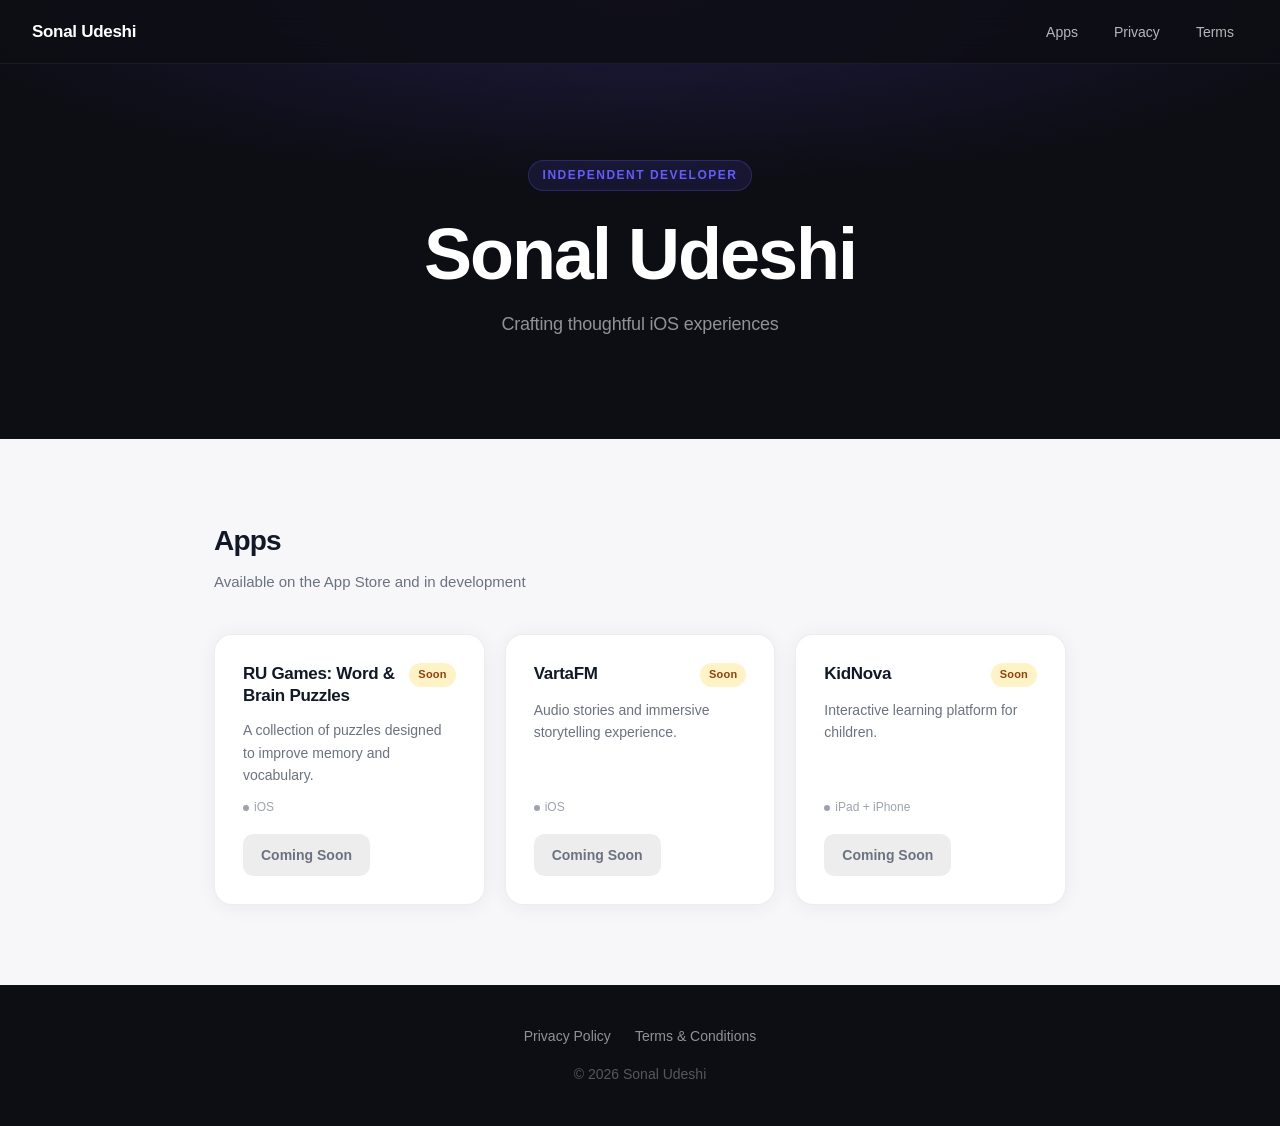
<file: index.html>
<!DOCTYPE html>
<html lang="en">
<head>

<meta charset="UTF-8">
<meta name="viewport" content="width=device-width, initial-scale=1.0">

<title>Sonal Udeshi — Independent App Developer</title>
<meta name="description" content="Apps by Sonal Udeshi — independent iOS developer crafting thoughtful mobile experiences.">

<link rel="icon" href="favicon.svg" type="image/svg+xml">
<meta property="og:title" content="Sonal Udeshi — Independent App Developer">
<meta property="og:description" content="iOS apps crafted by Sonal Udeshi — thoughtful, minimal, and purposeful.">
<meta property="og:type" content="website">

<link rel="stylesheet" href="style.css">

</head>

<body>

<nav>
  <span class="nav-brand">Sonal Udeshi</span>
  <ul class="nav-links">
    <li><a href="#apps">Apps</a></li>
    <li><a href="privacy.html">Privacy</a></li>
    <li><a href="terms.html">Terms</a></li>
  </ul>
</nav>

<header class="hero">
  <div class="hero-eyebrow">Independent Developer</div>
  <h1>Sonal Udeshi</h1>
  <p>Crafting thoughtful iOS experiences</p>
</header>

<section class="section" id="apps">
  <div class="section-header">
    <h2>Apps</h2>
    <p>Available on the App Store and in development</p>
  </div>
  <div id="apps-container"></div>
</section>

<footer>
  <div class="footer-links">
    <a href="privacy.html">Privacy Policy</a>
    <a href="terms.html">Terms &amp; Conditions</a>
  </div>
  <p class="copyright">© 2026 Sonal Udeshi</p>
</footer>

<script src="script.js"></script>

</body>
</html>
</file>
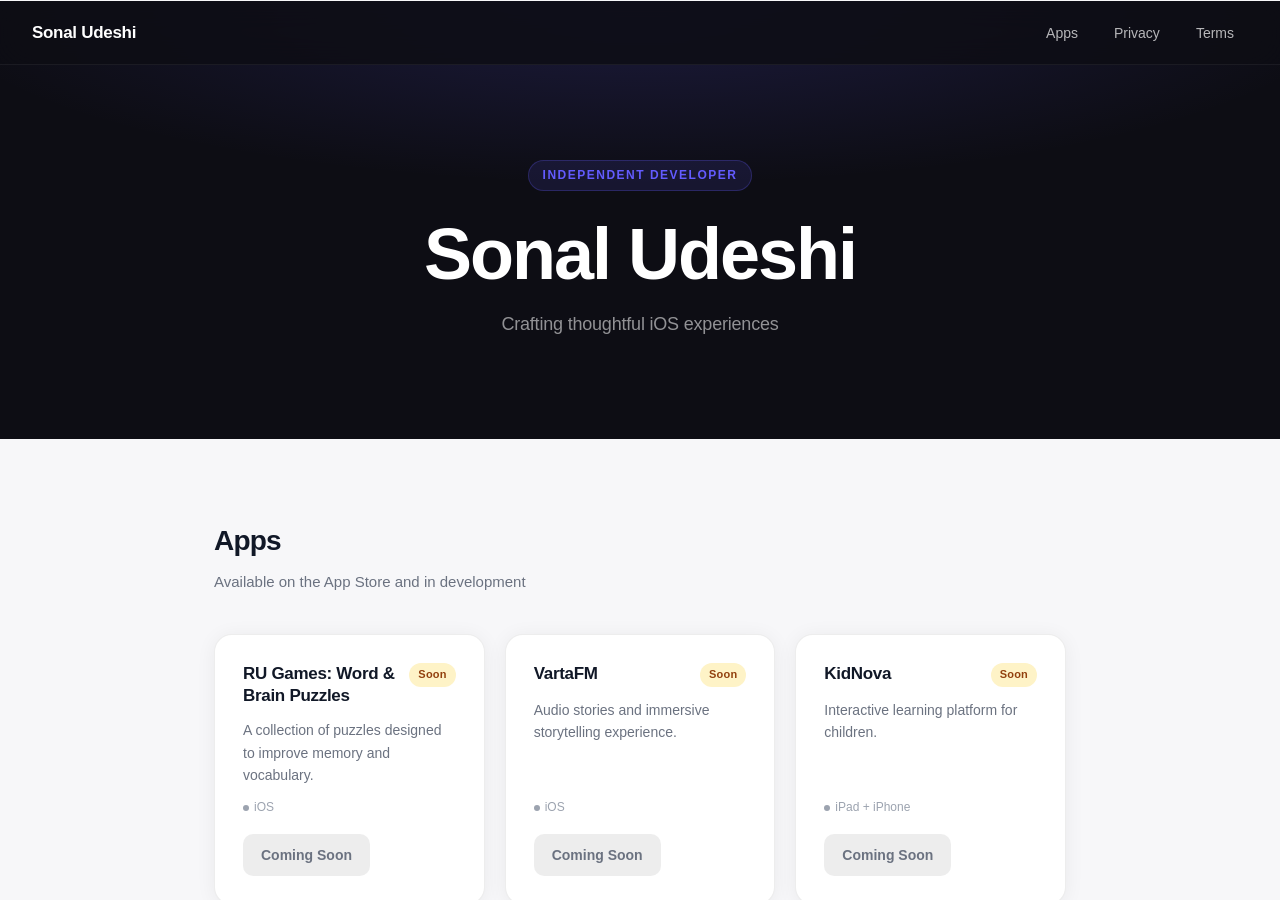
<file: app.html>
<!DOCTYPE html>
<html lang="en">
<head>
<meta charset="UTF-8">
<meta http-equiv="refresh" content="0; url=index.html#apps">
<link rel="canonical" href="index.html">
</head>
<body>
<p>Redirecting... <a href="index.html#apps">Click here if not redirected</a></p>
</body>
</html>
</file>
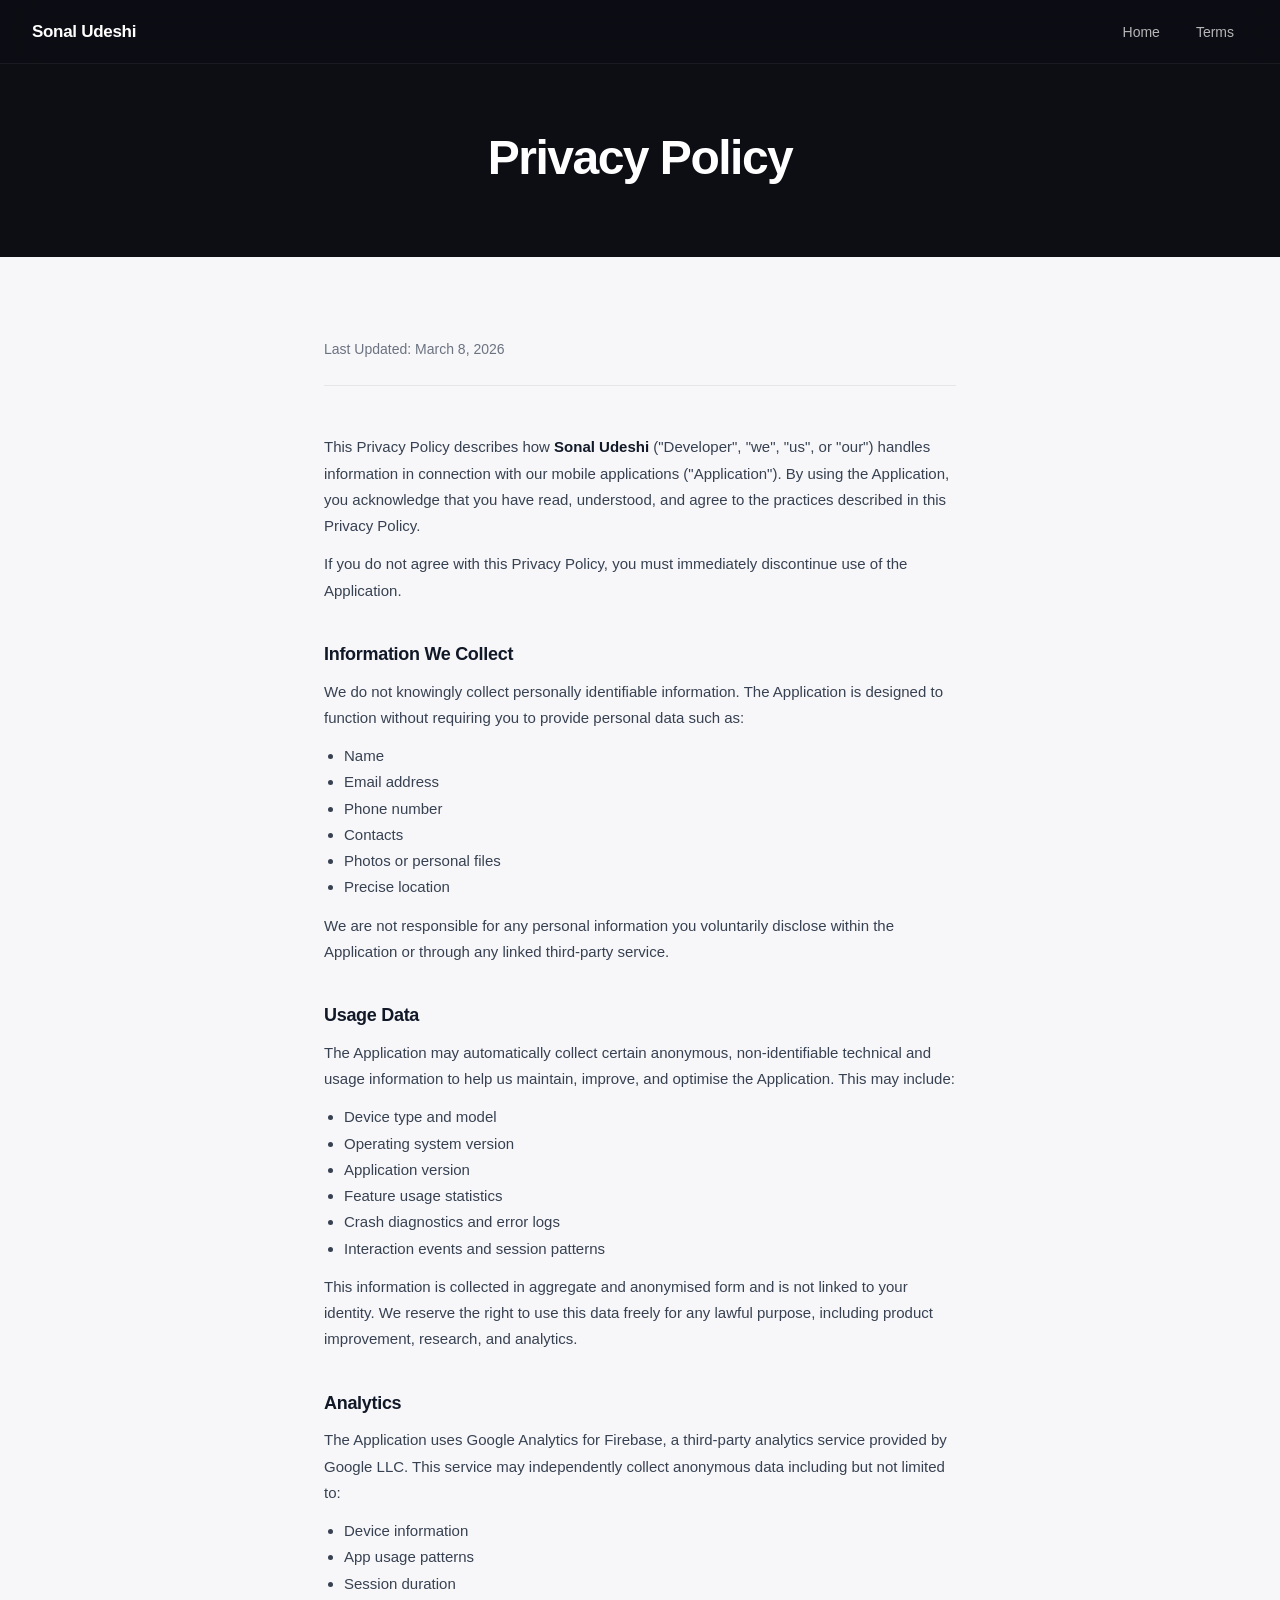
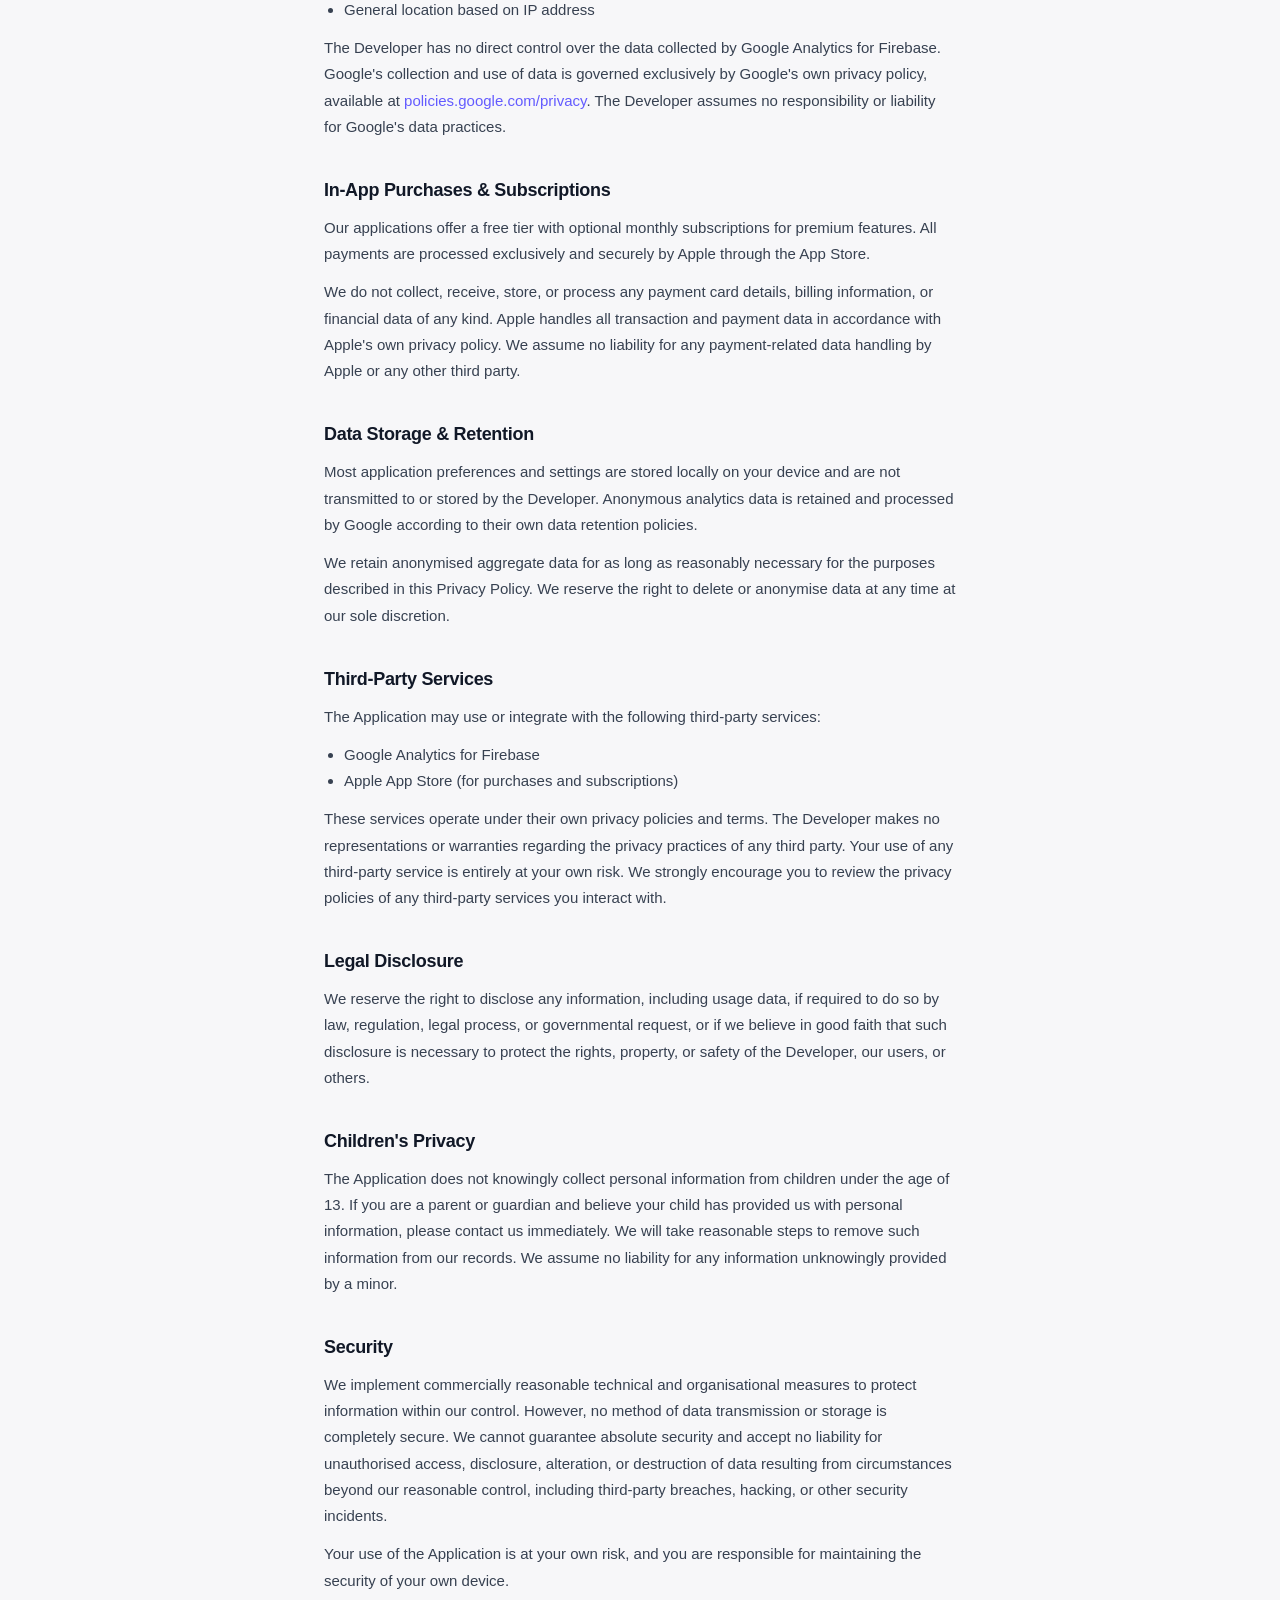
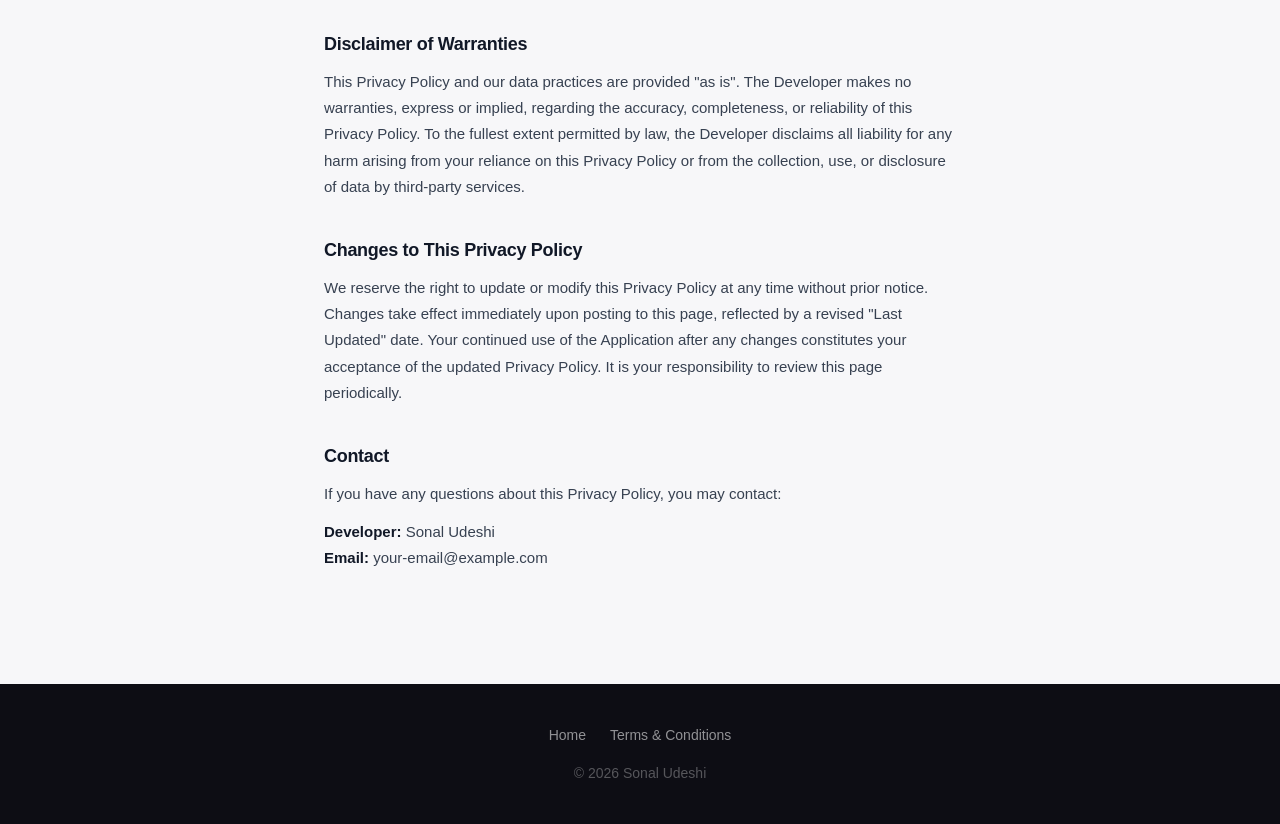
<file: privacy.html>
<!DOCTYPE html>
<html lang="en">
<head>

<meta charset="UTF-8">
<meta name="viewport" content="width=device-width, initial-scale=1.0">

<title>Privacy Policy — Sonal Udeshi</title>

<link rel="icon" href="favicon.svg" type="image/svg+xml">
<link rel="stylesheet" href="style.css">

</head>

<body>

<nav>
  <span class="nav-brand">Sonal Udeshi</span>
  <ul class="nav-links">
    <li><a href="index.html">Home</a></li>
    <li><a href="terms.html">Terms</a></li>
  </ul>
</nav>

<header class="small-header">
  <h1>Privacy Policy</h1>
</header>

<div class="container">

  <p class="meta">Last Updated: March 8, 2026</p>

  <p>
    This Privacy Policy describes how <strong>Sonal Udeshi</strong>
    ("Developer", "we", "us", or "our") handles information in connection
    with our mobile applications ("Application"). By using the Application,
    you acknowledge that you have read, understood, and agree to the
    practices described in this Privacy Policy.
  </p>

  <p>
    If you do not agree with this Privacy Policy, you must immediately
    discontinue use of the Application.
  </p>

  <h2>Information We Collect</h2>

  <p>
    We do not knowingly collect personally identifiable information. The
    Application is designed to function without requiring you to provide
    personal data such as:
  </p>

  <ul>
    <li>Name</li>
    <li>Email address</li>
    <li>Phone number</li>
    <li>Contacts</li>
    <li>Photos or personal files</li>
    <li>Precise location</li>
  </ul>

  <p>
    We are not responsible for any personal information you voluntarily
    disclose within the Application or through any linked third-party service.
  </p>

  <h2>Usage Data</h2>

  <p>
    The Application may automatically collect certain anonymous, non-identifiable
    technical and usage information to help us maintain, improve, and optimise
    the Application. This may include:
  </p>

  <ul>
    <li>Device type and model</li>
    <li>Operating system version</li>
    <li>Application version</li>
    <li>Feature usage statistics</li>
    <li>Crash diagnostics and error logs</li>
    <li>Interaction events and session patterns</li>
  </ul>

  <p>
    This information is collected in aggregate and anonymised form and is
    not linked to your identity. We reserve the right to use this data freely
    for any lawful purpose, including product improvement, research, and
    analytics.
  </p>

  <h2>Analytics</h2>

  <p>
    The Application uses Google Analytics for Firebase, a third-party analytics
    service provided by Google LLC. This service may independently collect
    anonymous data including but not limited to:
  </p>

  <ul>
    <li>Device information</li>
    <li>App usage patterns</li>
    <li>Session duration</li>
    <li>General location based on IP address</li>
  </ul>

  <p>
    The Developer has no direct control over the data collected by Google
    Analytics for Firebase. Google's collection and use of data is governed
    exclusively by Google's own privacy policy, available at
    <a href="https://policies.google.com/privacy" style="color:var(--accent)">policies.google.com/privacy</a>.
    The Developer assumes no responsibility or liability for Google's
    data practices.
  </p>

  <h2>In-App Purchases &amp; Subscriptions</h2>

  <p>
    Our applications offer a free tier with optional monthly subscriptions
    for premium features. All payments are processed exclusively and securely
    by Apple through the App Store.
  </p>

  <p>
    We do not collect, receive, store, or process any payment card details,
    billing information, or financial data of any kind. Apple handles all
    transaction and payment data in accordance with Apple's own privacy
    policy. We assume no liability for any payment-related data handling
    by Apple or any other third party.
  </p>

  <h2>Data Storage &amp; Retention</h2>

  <p>
    Most application preferences and settings are stored locally on your
    device and are not transmitted to or stored by the Developer. Anonymous
    analytics data is retained and processed by Google according to their
    own data retention policies.
  </p>

  <p>
    We retain anonymised aggregate data for as long as reasonably necessary
    for the purposes described in this Privacy Policy. We reserve the right
    to delete or anonymise data at any time at our sole discretion.
  </p>

  <h2>Third-Party Services</h2>

  <p>
    The Application may use or integrate with the following third-party services:
  </p>

  <ul>
    <li>Google Analytics for Firebase</li>
    <li>Apple App Store (for purchases and subscriptions)</li>
  </ul>

  <p>
    These services operate under their own privacy policies and terms.
    The Developer makes no representations or warranties regarding the privacy
    practices of any third party. Your use of any third-party service is
    entirely at your own risk. We strongly encourage you to review the
    privacy policies of any third-party services you interact with.
  </p>

  <h2>Legal Disclosure</h2>

  <p>
    We reserve the right to disclose any information, including usage data,
    if required to do so by law, regulation, legal process, or governmental
    request, or if we believe in good faith that such disclosure is necessary
    to protect the rights, property, or safety of the Developer, our users,
    or others.
  </p>

  <h2>Children's Privacy</h2>

  <p>
    The Application does not knowingly collect personal information from
    children under the age of 13. If you are a parent or guardian and believe
    your child has provided us with personal information, please contact us
    immediately. We will take reasonable steps to remove such information from
    our records. We assume no liability for any information unknowingly provided
    by a minor.
  </p>

  <h2>Security</h2>

  <p>
    We implement commercially reasonable technical and organisational measures
    to protect information within our control. However, no method of data
    transmission or storage is completely secure. We cannot guarantee absolute
    security and accept no liability for unauthorised access, disclosure,
    alteration, or destruction of data resulting from circumstances beyond
    our reasonable control, including third-party breaches, hacking, or
    other security incidents.
  </p>

  <p>
    Your use of the Application is at your own risk, and you are responsible
    for maintaining the security of your own device.
  </p>

  <h2>Disclaimer of Warranties</h2>

  <p>
    This Privacy Policy and our data practices are provided "as is". The
    Developer makes no warranties, express or implied, regarding the accuracy,
    completeness, or reliability of this Privacy Policy. To the fullest extent
    permitted by law, the Developer disclaims all liability for any harm
    arising from your reliance on this Privacy Policy or from the collection,
    use, or disclosure of data by third-party services.
  </p>

  <h2>Changes to This Privacy Policy</h2>

  <p>
    We reserve the right to update or modify this Privacy Policy at any time
    without prior notice. Changes take effect immediately upon posting to this
    page, reflected by a revised "Last Updated" date. Your continued use of
    the Application after any changes constitutes your acceptance of the
    updated Privacy Policy. It is your responsibility to review this page
    periodically.
  </p>

  <h2>Contact</h2>

  <p>If you have any questions about this Privacy Policy, you may contact:</p>

  <p>
    <strong>Developer:</strong> Sonal Udeshi<br>
    <strong>Email:</strong> your-email@example.com
  </p>

</div>

<footer>
  <div class="footer-links">
    <a href="index.html">Home</a>
    <a href="terms.html">Terms &amp; Conditions</a>
  </div>
  <p class="copyright">© 2026 Sonal Udeshi</p>
</footer>

</body>
</html>
</file>
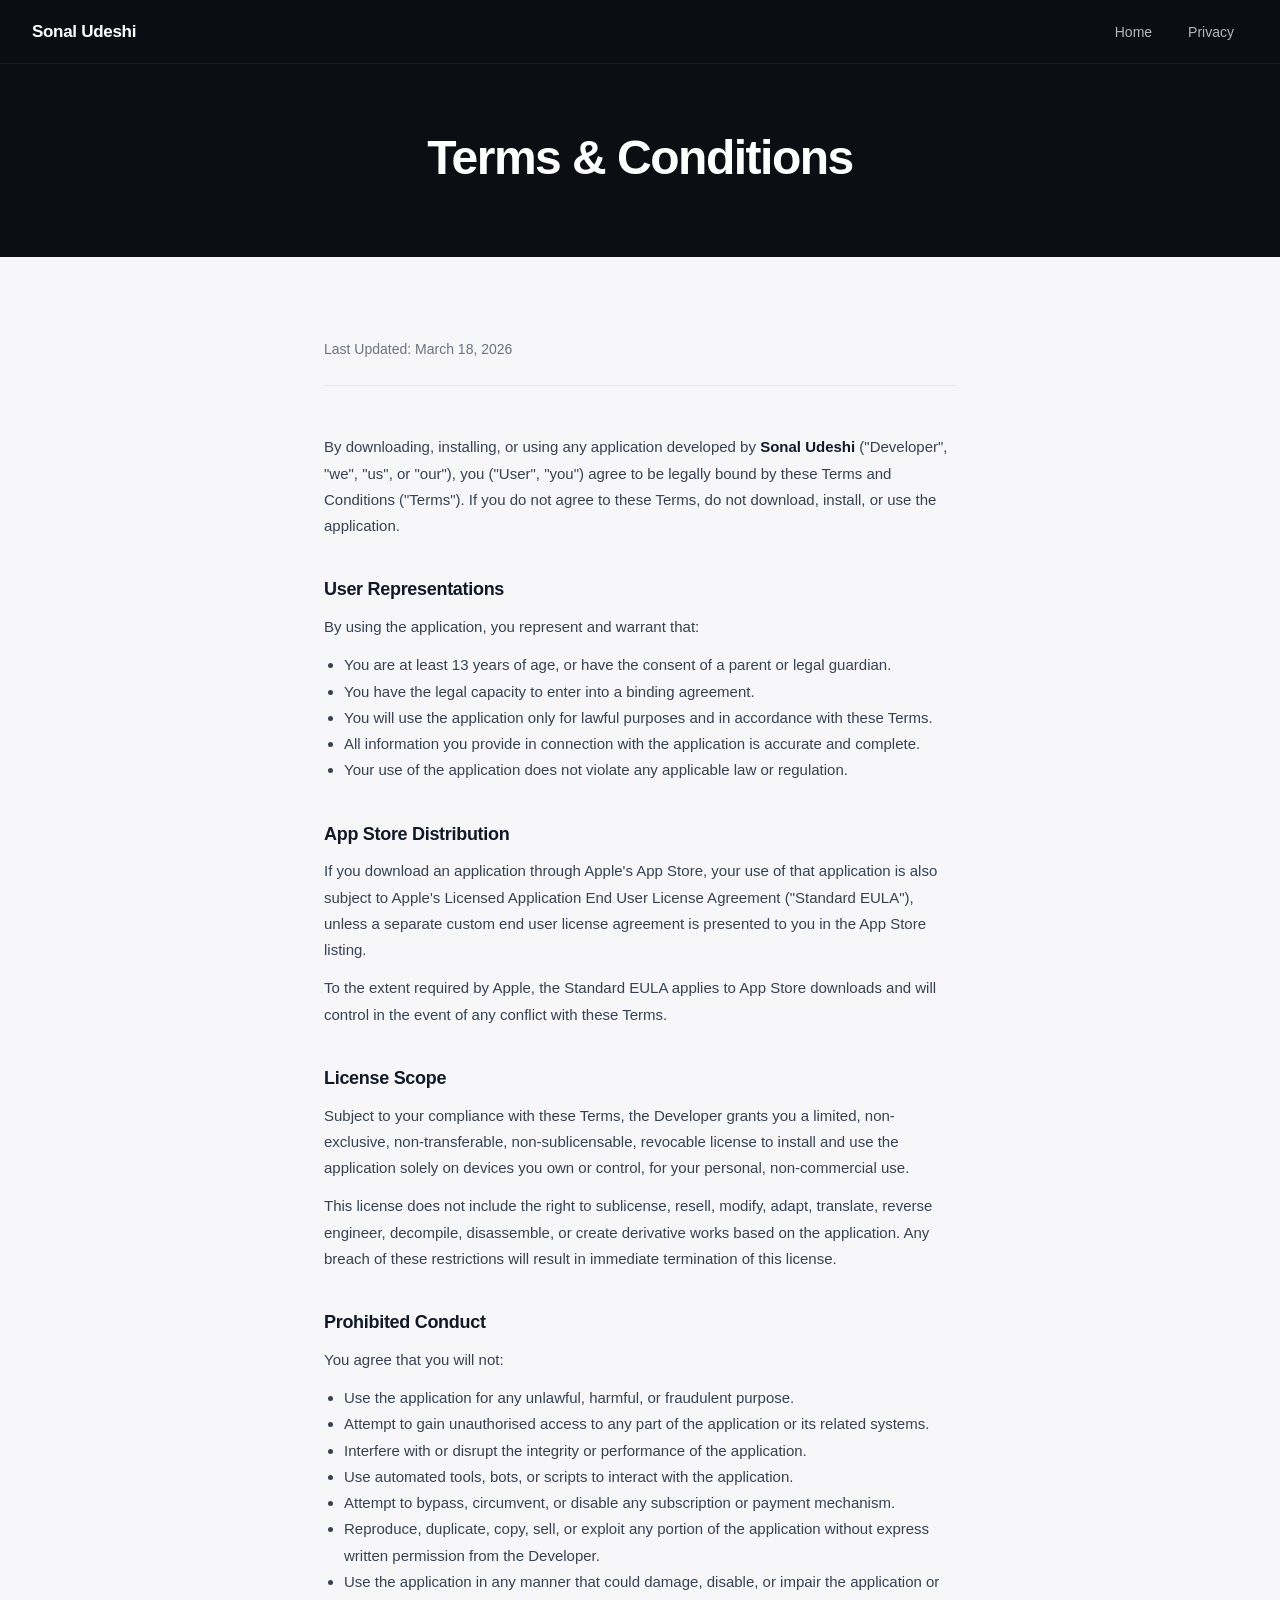
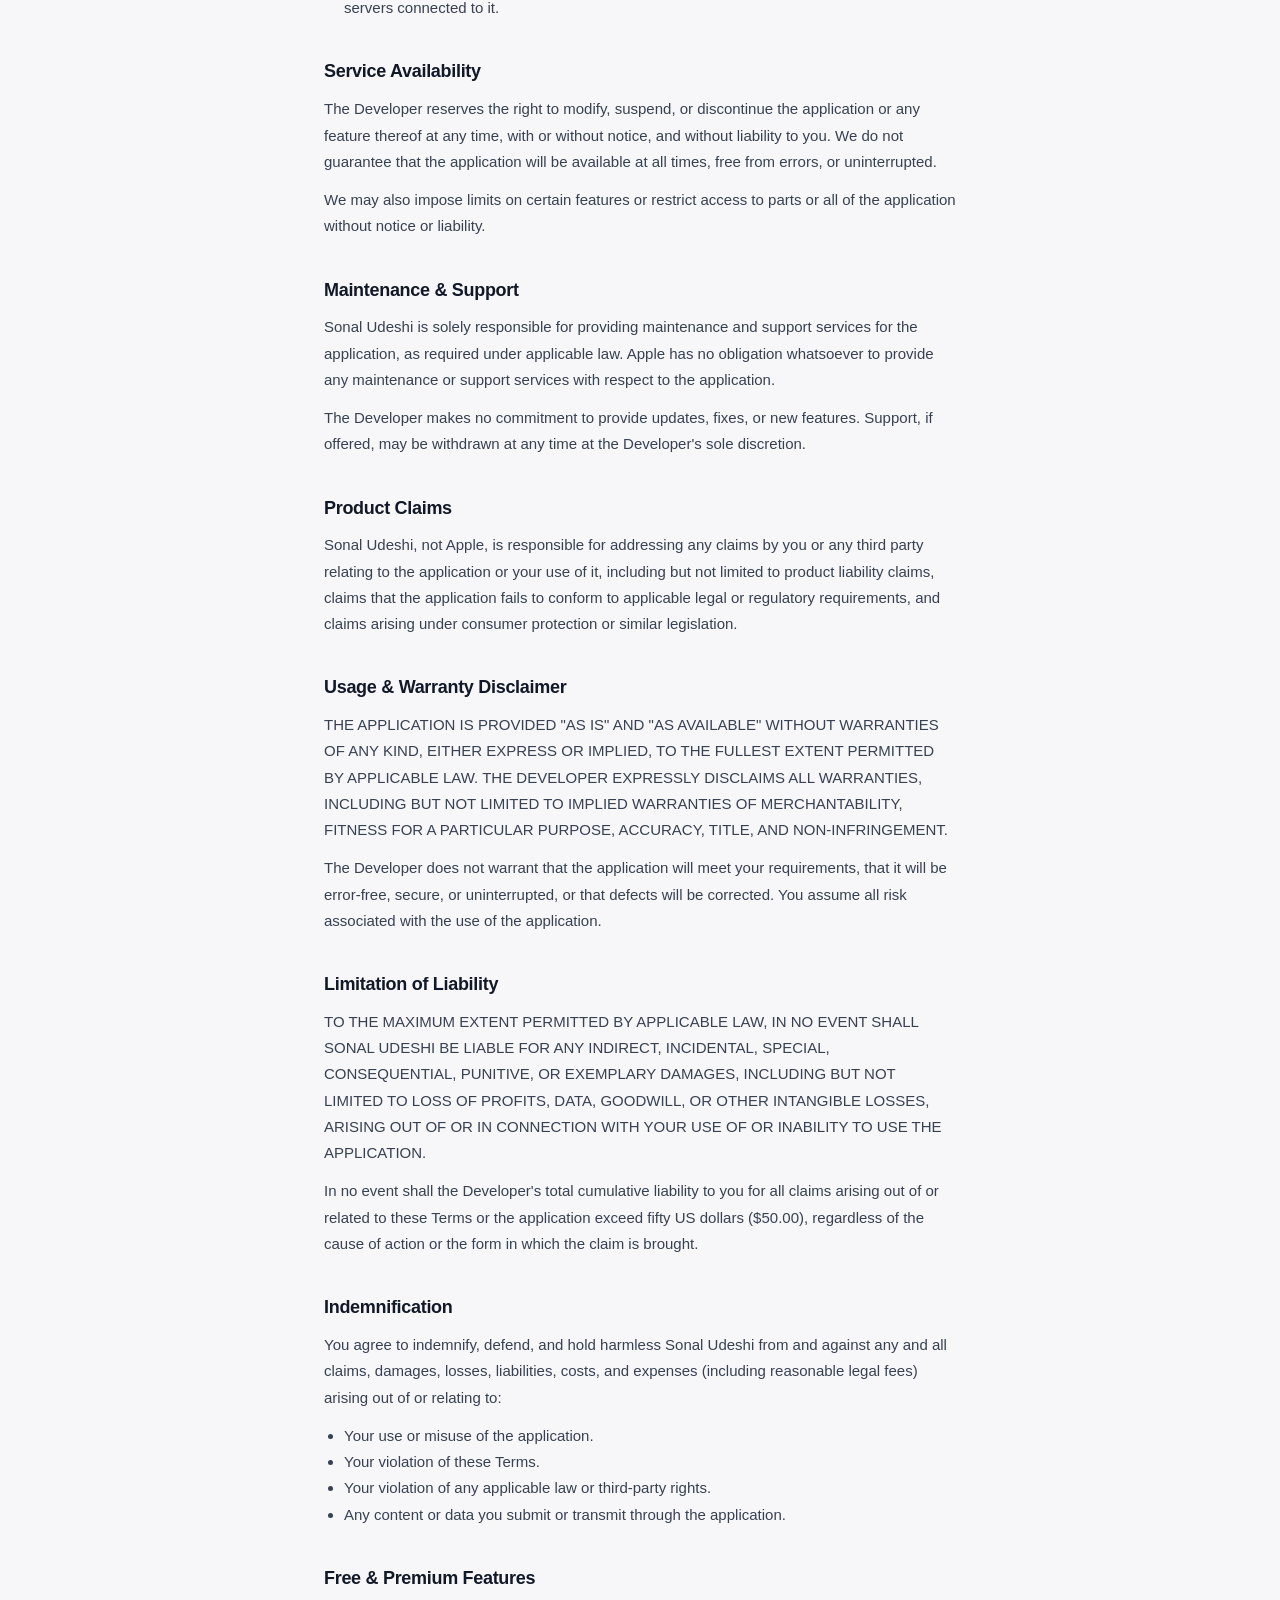
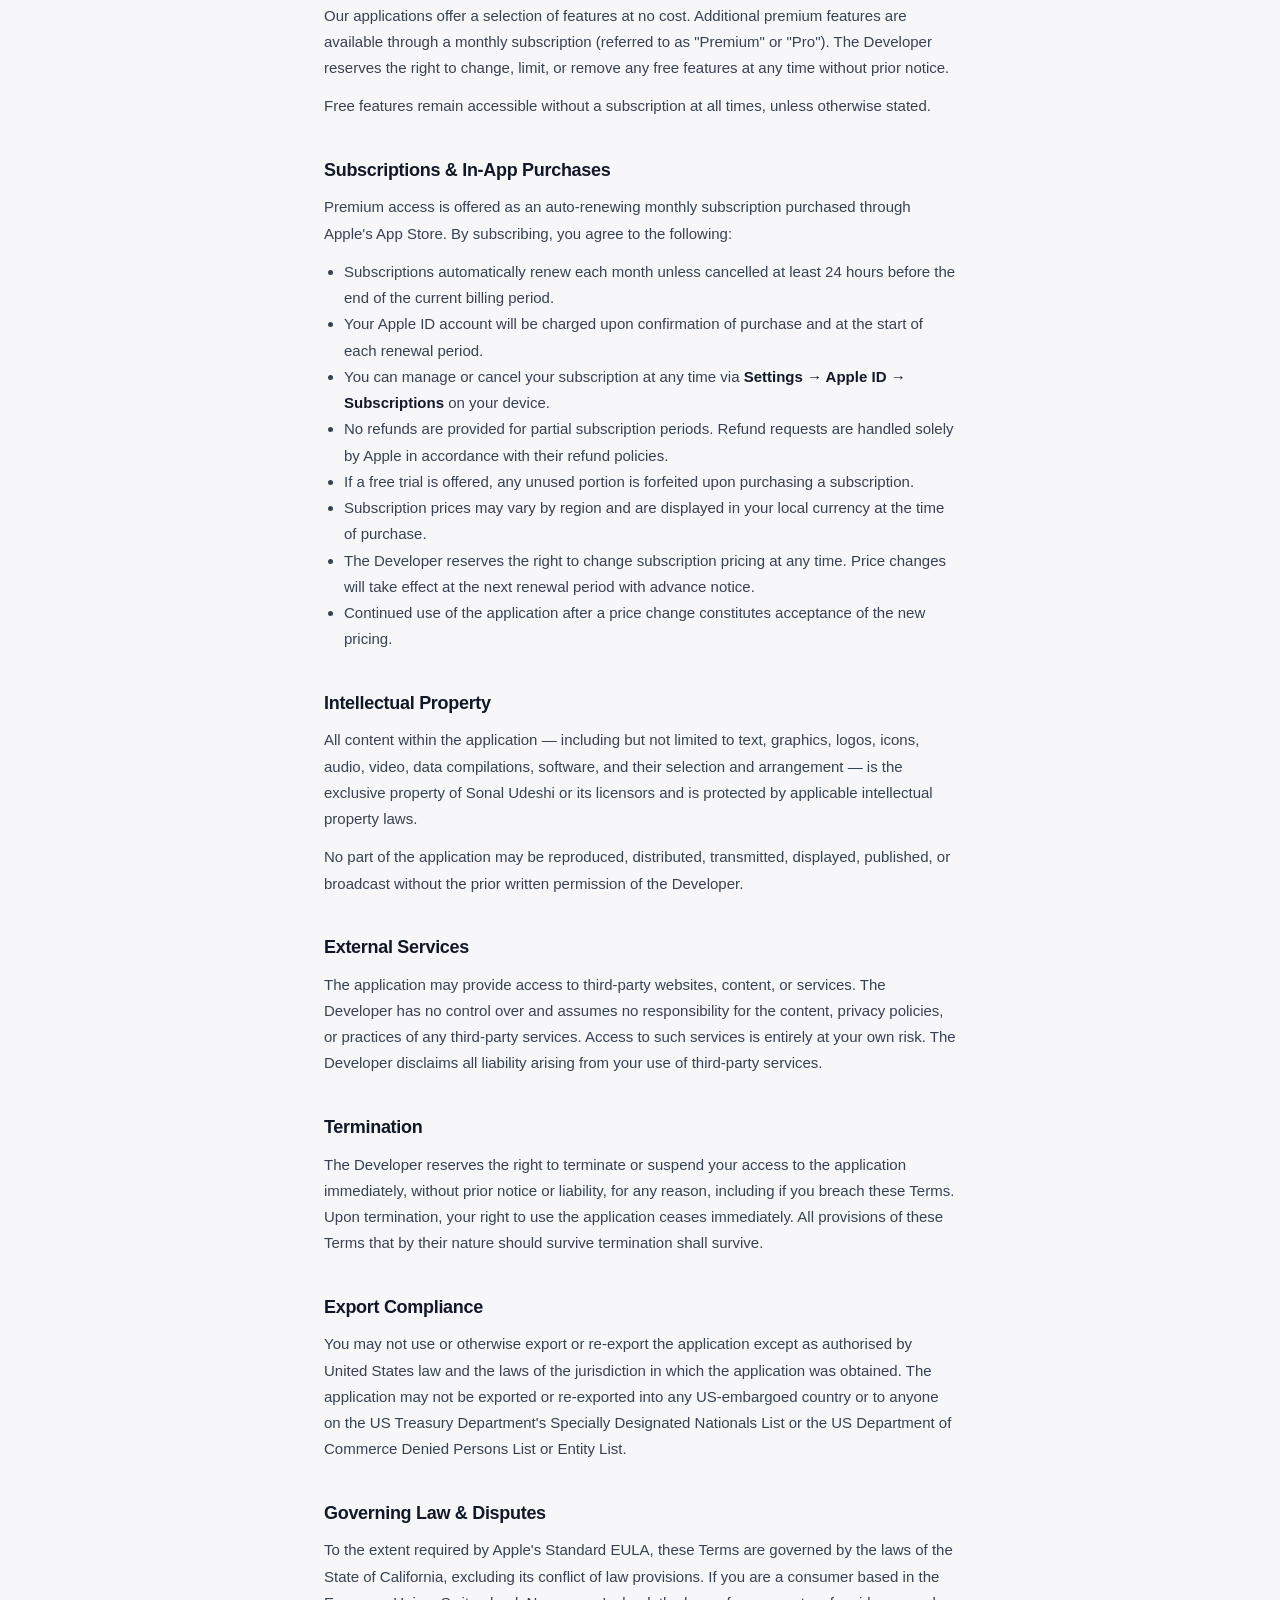
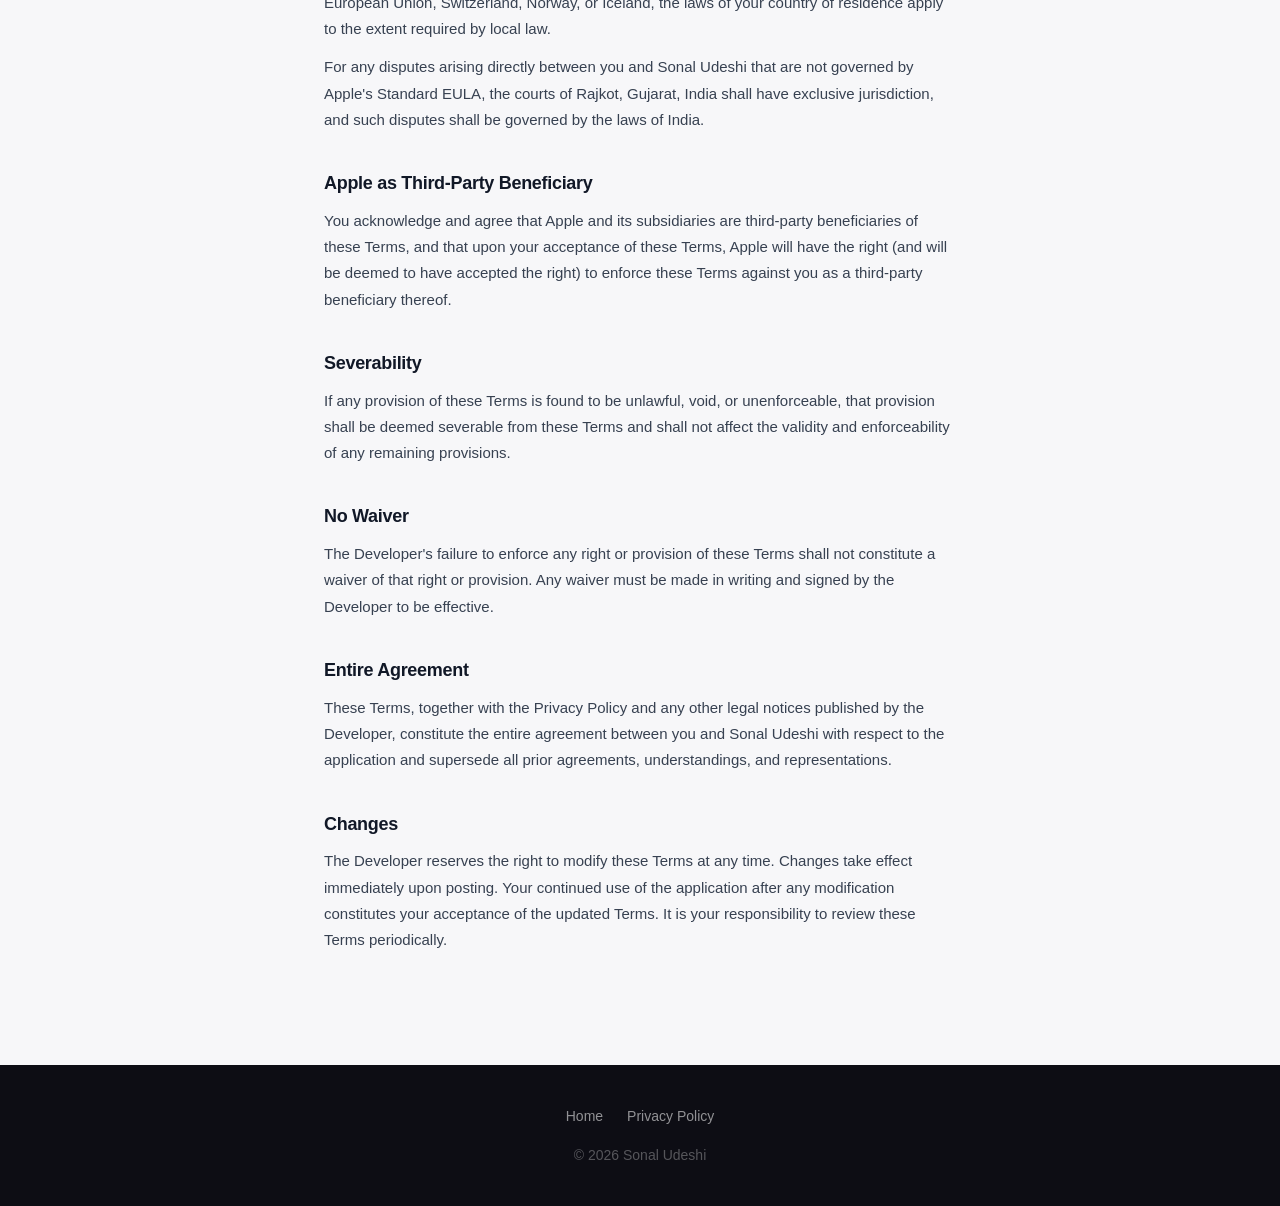
<file: terms.html>
<!DOCTYPE html>
<html lang="en">
<head>

<meta charset="UTF-8">
<meta name="viewport" content="width=device-width, initial-scale=1.0">

<title>Terms &amp; Conditions — Sonal Udeshi</title>

<link rel="icon" href="favicon.svg" type="image/svg+xml">
<link rel="stylesheet" href="style.css">

</head>

<body>

<nav>
  <span class="nav-brand">Sonal Udeshi</span>
  <ul class="nav-links">
    <li><a href="index.html">Home</a></li>
    <li><a href="privacy.html">Privacy</a></li>
  </ul>
</nav>

<header class="small-header">
  <h1>Terms &amp; Conditions</h1>
</header>

<div class="container">

  <p class="meta">Last Updated: March 18, 2026</p>

  <p>
    By downloading, installing, or using any application developed by
    <strong>Sonal Udeshi</strong> ("Developer", "we", "us", or "our"),
    you ("User", "you") agree to be legally bound by these Terms and
    Conditions ("Terms"). If you do not agree to these Terms, do not
    download, install, or use the application.
  </p>

  <h2>User Representations</h2>

  <p>By using the application, you represent and warrant that:</p>

  <ul>
    <li>You are at least 13 years of age, or have the consent of a parent or legal guardian.</li>
    <li>You have the legal capacity to enter into a binding agreement.</li>
    <li>You will use the application only for lawful purposes and in accordance with these Terms.</li>
    <li>All information you provide in connection with the application is accurate and complete.</li>
    <li>Your use of the application does not violate any applicable law or regulation.</li>
  </ul>

  <h2>App Store Distribution</h2>

  <p>
    If you download an application through Apple's App Store, your use of
    that application is also subject to Apple's
    <a href="https://www.apple.com/legal/internet-services/itunes/dev/stdeula/" target="_blank" rel="noopener noreferrer">Licensed Application End User License Agreement</a>
    ("Standard EULA"), unless a separate custom end user license agreement is
    presented to you in the App Store listing.
  </p>

  <p>
    To the extent required by Apple, the Standard EULA applies to App Store
    downloads and will control in the event of any conflict with these Terms.
  </p>

  <h2>License Scope</h2>

  <p>
    Subject to your compliance with these Terms, the Developer grants you a
    limited, non-exclusive, non-transferable, non-sublicensable, revocable
    license to install and use the application solely on devices you own or
    control, for your personal, non-commercial use.
  </p>

  <p>
    This license does not include the right to sublicense, resell, modify,
    adapt, translate, reverse engineer, decompile, disassemble, or create
    derivative works based on the application. Any breach of these restrictions
    will result in immediate termination of this license.
  </p>

  <h2>Prohibited Conduct</h2>

  <p>You agree that you will not:</p>

  <ul>
    <li>Use the application for any unlawful, harmful, or fraudulent purpose.</li>
    <li>Attempt to gain unauthorised access to any part of the application or its related systems.</li>
    <li>Interfere with or disrupt the integrity or performance of the application.</li>
    <li>Use automated tools, bots, or scripts to interact with the application.</li>
    <li>Attempt to bypass, circumvent, or disable any subscription or payment mechanism.</li>
    <li>Reproduce, duplicate, copy, sell, or exploit any portion of the application without express written permission from the Developer.</li>
    <li>Use the application in any manner that could damage, disable, or impair the application or servers connected to it.</li>
  </ul>

  <h2>Service Availability</h2>

  <p>
    The Developer reserves the right to modify, suspend, or discontinue the
    application or any feature thereof at any time, with or without notice,
    and without liability to you. We do not guarantee that the application
    will be available at all times, free from errors, or uninterrupted.
  </p>

  <p>
    We may also impose limits on certain features or restrict access to parts
    or all of the application without notice or liability.
  </p>

  <h2>Maintenance &amp; Support</h2>

  <p>
    Sonal Udeshi is solely responsible for providing maintenance and support
    services for the application, as required under applicable law. Apple has
    no obligation whatsoever to provide any maintenance or support services
    with respect to the application.
  </p>

  <p>
    The Developer makes no commitment to provide updates, fixes, or new
    features. Support, if offered, may be withdrawn at any time at the
    Developer's sole discretion.
  </p>

  <h2>Product Claims</h2>

  <p>
    Sonal Udeshi, not Apple, is responsible for addressing any claims by you
    or any third party relating to the application or your use of it,
    including but not limited to product liability claims, claims that the
    application fails to conform to applicable legal or regulatory requirements,
    and claims arising under consumer protection or similar legislation.
  </p>

  <h2>Usage &amp; Warranty Disclaimer</h2>

  <p>
    THE APPLICATION IS PROVIDED "AS IS" AND "AS AVAILABLE" WITHOUT WARRANTIES
    OF ANY KIND, EITHER EXPRESS OR IMPLIED, TO THE FULLEST EXTENT PERMITTED
    BY APPLICABLE LAW. THE DEVELOPER EXPRESSLY DISCLAIMS ALL WARRANTIES,
    INCLUDING BUT NOT LIMITED TO IMPLIED WARRANTIES OF MERCHANTABILITY, FITNESS
    FOR A PARTICULAR PURPOSE, ACCURACY, TITLE, AND NON-INFRINGEMENT.
  </p>

  <p>
    The Developer does not warrant that the application will meet your
    requirements, that it will be error-free, secure, or uninterrupted, or
    that defects will be corrected. You assume all risk associated with
    the use of the application.
  </p>

  <h2>Limitation of Liability</h2>

  <p>
    TO THE MAXIMUM EXTENT PERMITTED BY APPLICABLE LAW, IN NO EVENT SHALL
    SONAL UDESHI BE LIABLE FOR ANY INDIRECT, INCIDENTAL, SPECIAL, CONSEQUENTIAL,
    PUNITIVE, OR EXEMPLARY DAMAGES, INCLUDING BUT NOT LIMITED TO LOSS OF PROFITS,
    DATA, GOODWILL, OR OTHER INTANGIBLE LOSSES, ARISING OUT OF OR IN CONNECTION
    WITH YOUR USE OF OR INABILITY TO USE THE APPLICATION.
  </p>

  <p>
    In no event shall the Developer's total cumulative liability to you for
    all claims arising out of or related to these Terms or the application
    exceed fifty US dollars ($50.00), regardless of the cause of action or
    the form in which the claim is brought.
  </p>

  <h2>Indemnification</h2>

  <p>
    You agree to indemnify, defend, and hold harmless Sonal Udeshi from and
    against any and all claims, damages, losses, liabilities, costs, and
    expenses (including reasonable legal fees) arising out of or relating to:
  </p>

  <ul>
    <li>Your use or misuse of the application.</li>
    <li>Your violation of these Terms.</li>
    <li>Your violation of any applicable law or third-party rights.</li>
    <li>Any content or data you submit or transmit through the application.</li>
  </ul>

  <h2>Free &amp; Premium Features</h2>

  <p>
    Our applications offer a selection of features at no cost. Additional
    premium features are available through a monthly subscription (referred
    to as "Premium" or "Pro"). The Developer reserves the right to change,
    limit, or remove any free features at any time without prior notice.
  </p>

  <p>Free features remain accessible without a subscription at all times, unless otherwise stated.</p>

  <h2>Subscriptions &amp; In-App Purchases</h2>

  <p>
    Premium access is offered as an auto-renewing monthly subscription
    purchased through Apple's App Store. By subscribing, you agree to the
    following:
  </p>

  <ul>
    <li>Subscriptions automatically renew each month unless cancelled at least 24 hours before the end of the current billing period.</li>
    <li>Your Apple ID account will be charged upon confirmation of purchase and at the start of each renewal period.</li>
    <li>You can manage or cancel your subscription at any time via <strong>Settings → Apple ID → Subscriptions</strong> on your device.</li>
    <li>No refunds are provided for partial subscription periods. Refund requests are handled solely by Apple in accordance with their refund policies.</li>
    <li>If a free trial is offered, any unused portion is forfeited upon purchasing a subscription.</li>
    <li>Subscription prices may vary by region and are displayed in your local currency at the time of purchase.</li>
    <li>The Developer reserves the right to change subscription pricing at any time. Price changes will take effect at the next renewal period with advance notice.</li>
    <li>Continued use of the application after a price change constitutes acceptance of the new pricing.</li>
  </ul>

  <h2>Intellectual Property</h2>

  <p>
    All content within the application — including but not limited to text,
    graphics, logos, icons, audio, video, data compilations, software, and
    their selection and arrangement — is the exclusive property of Sonal Udeshi
    or its licensors and is protected by applicable intellectual property laws.
  </p>

  <p>
    No part of the application may be reproduced, distributed, transmitted,
    displayed, published, or broadcast without the prior written permission
    of the Developer.
  </p>

  <h2>External Services</h2>

  <p>
    The application may provide access to third-party websites, content, or
    services. The Developer has no control over and assumes no responsibility
    for the content, privacy policies, or practices of any third-party services.
    Access to such services is entirely at your own risk. The Developer
    disclaims all liability arising from your use of third-party services.
  </p>

  <h2>Termination</h2>

  <p>
    The Developer reserves the right to terminate or suspend your access to
    the application immediately, without prior notice or liability, for any
    reason, including if you breach these Terms. Upon termination, your right
    to use the application ceases immediately. All provisions of these Terms
    that by their nature should survive termination shall survive.
  </p>

  <h2>Export Compliance</h2>

  <p>
    You may not use or otherwise export or re-export the application except
    as authorised by United States law and the laws of the jurisdiction in
    which the application was obtained. The application may not be exported
    or re-exported into any US-embargoed country or to anyone on the US
    Treasury Department's Specially Designated Nationals List or the US
    Department of Commerce Denied Persons List or Entity List.
  </p>

  <h2>Governing Law &amp; Disputes</h2>

  <p>
    To the extent required by Apple's Standard EULA, these Terms are governed
    by the laws of the State of California, excluding its conflict of law
    provisions. If you are a consumer based in the European Union, Switzerland,
    Norway, or Iceland, the laws of your country of residence apply to the
    extent required by local law.
  </p>

  <p>
    For any disputes arising directly between you and Sonal Udeshi that are
    not governed by Apple's Standard EULA, the courts of Rajkot, Gujarat,
    India shall have exclusive jurisdiction, and such disputes shall be
    governed by the laws of India.
  </p>

  <h2>Apple as Third-Party Beneficiary</h2>

  <p>
    You acknowledge and agree that Apple and its subsidiaries are third-party
    beneficiaries of these Terms, and that upon your acceptance of these Terms,
    Apple will have the right (and will be deemed to have accepted the right)
    to enforce these Terms against you as a third-party beneficiary thereof.
  </p>

  <h2>Severability</h2>

  <p>
    If any provision of these Terms is found to be unlawful, void, or
    unenforceable, that provision shall be deemed severable from these Terms
    and shall not affect the validity and enforceability of any remaining
    provisions.
  </p>

  <h2>No Waiver</h2>

  <p>
    The Developer's failure to enforce any right or provision of these Terms
    shall not constitute a waiver of that right or provision. Any waiver must
    be made in writing and signed by the Developer to be effective.
  </p>

  <h2>Entire Agreement</h2>

  <p>
    These Terms, together with the Privacy Policy and any other legal notices
    published by the Developer, constitute the entire agreement between you
    and Sonal Udeshi with respect to the application and supersede all prior
    agreements, understandings, and representations.
  </p>

  <h2>Changes</h2>

  <p>
    The Developer reserves the right to modify these Terms at any time.
    Changes take effect immediately upon posting. Your continued use of the
    application after any modification constitutes your acceptance of the
    updated Terms. It is your responsibility to review these Terms periodically.
  </p>

</div>

<footer>
  <div class="footer-links">
    <a href="index.html">Home</a>
    <a href="privacy.html">Privacy Policy</a>
  </div>
  <p class="copyright">© 2026 Sonal Udeshi</p>
</footer>

</body>
</html>
</file>
<file: style.css>
/* ── Reset & Variables ── */
*, *::before, *::after { box-sizing: border-box; margin: 0; padding: 0; }

:root {
  --bg: #f7f7f9;
  --surface: #ffffff;
  --text: #111827;
  --text-muted: #6b7280;
  --text-light: #9ca3af;
  --accent: #635bff;
  --accent-hover: #4f46e5;
  --accent-soft: #ede9fe;
  --hero-bg: #0d0d14;
  --border: rgba(0,0,0,0.07);
  --radius: 18px;
  --radius-sm: 10px;
  --shadow: 0 2px 20px rgba(0,0,0,0.06);
  --shadow-hover: 0 12px 40px rgba(0,0,0,0.13);
  --transition: 0.25s cubic-bezier(0.4,0,0.2,1);
  --font: -apple-system, BlinkMacSystemFont, "SF Pro Display", "Segoe UI", Roboto, sans-serif;
}

/* ── Base ── */
html { scroll-behavior: smooth; }

body {
  font-family: var(--font);
  background: var(--bg);
  color: var(--text);
  line-height: 1.6;
  -webkit-font-smoothing: antialiased;
}

a { color: inherit; text-decoration: none; }

/* ── Navigation ── */
nav {
  position: fixed;
  top: 0; left: 0; right: 0;
  z-index: 100;
  display: flex;
  align-items: center;
  justify-content: space-between;
  padding: 0 32px;
  height: 64px;
  background: rgba(13,13,20,0.85);
  backdrop-filter: blur(20px);
  -webkit-backdrop-filter: blur(20px);
  border-bottom: 1px solid rgba(255,255,255,0.06);
}

.nav-brand {
  font-size: 17px;
  font-weight: 600;
  color: #fff;
  letter-spacing: -0.3px;
}

.nav-links {
  display: flex;
  gap: 8px;
  list-style: none;
}

.nav-links a {
  color: rgba(255,255,255,0.7);
  font-size: 14px;
  font-weight: 500;
  padding: 6px 14px;
  border-radius: 8px;
  transition: color var(--transition), background var(--transition);
}

.nav-links a:hover {
  color: #fff;
  background: rgba(255,255,255,0.08);
}

/* ── Hero ── */
.hero {
  background: var(--hero-bg);
  color: #fff;
  text-align: center;
  padding: 160px 24px 100px;
  position: relative;
  overflow: hidden;
}

.hero::before {
  content: "";
  position: absolute;
  inset: 0;
  background:
    radial-gradient(ellipse 80% 60% at 50% 0%, rgba(99,91,255,0.18) 0%, transparent 70%);
  pointer-events: none;
}

.hero-eyebrow {
  display: inline-block;
  font-size: 12px;
  font-weight: 600;
  letter-spacing: 1.5px;
  text-transform: uppercase;
  color: var(--accent);
  background: rgba(99,91,255,0.12);
  border: 1px solid rgba(99,91,255,0.25);
  padding: 5px 14px;
  border-radius: 100px;
  margin-bottom: 24px;
}

.hero h1 {
  font-size: clamp(40px, 7vw, 72px);
  font-weight: 700;
  letter-spacing: -2px;
  line-height: 1.1;
  color: #fff;
  margin-bottom: 16px;
}

.hero p {
  font-size: 18px;
  color: rgba(255,255,255,0.55);
  font-weight: 400;
  letter-spacing: -0.2px;
}

/* ── Section ── */
.section {
  max-width: 900px;
  margin: 0 auto;
  padding: 80px 24px;
}

.section-header {
  margin-bottom: 40px;
}

.section-header h2 {
  font-size: 28px;
  font-weight: 700;
  letter-spacing: -0.8px;
  color: var(--text);
}

.section-header p {
  color: var(--text-muted);
  margin-top: 6px;
  font-size: 15px;
}

/* ── App Cards Grid ── */
#apps-container {
  display: grid;
  grid-template-columns: repeat(auto-fill, minmax(260px, 1fr));
  gap: 20px;
}

.app-card {
  background: var(--surface);
  border-radius: var(--radius);
  padding: 28px;
  border: 1px solid var(--border);
  box-shadow: var(--shadow);
  transition: transform var(--transition), box-shadow var(--transition);
  display: flex;
  flex-direction: column;
  gap: 12px;
}

.app-card:hover {
  transform: translateY(-4px);
  box-shadow: var(--shadow-hover);
}

.app-card-header {
  display: flex;
  align-items: flex-start;
  justify-content: space-between;
  gap: 12px;
}

.app-card h3 {
  font-size: 17px;
  font-weight: 650;
  letter-spacing: -0.3px;
  color: var(--text);
  line-height: 1.3;
}

.badge {
  flex-shrink: 0;
  font-size: 11px;
  font-weight: 600;
  padding: 3px 9px;
  border-radius: 100px;
  letter-spacing: 0.2px;
}

.badge-live {
  background: #d1fae5;
  color: #065f46;
}

.badge-soon {
  background: #fef3c7;
  color: #92400e;
}

.app-card p {
  font-size: 14px;
  color: var(--text-muted);
  line-height: 1.6;
  flex: 1;
}

.platform-tag {
  font-size: 12px;
  font-weight: 500;
  color: var(--text-light);
  display: flex;
  align-items: center;
  gap: 5px;
}

.platform-tag::before {
  content: "";
  display: inline-block;
  width: 6px; height: 6px;
  border-radius: 50%;
  background: var(--text-light);
}

.store-btn {
  display: inline-flex;
  align-items: center;
  justify-content: center;
  margin-top: 4px;
  padding: 10px 18px;
  background: var(--accent);
  color: #fff;
  font-size: 14px;
  font-weight: 600;
  border-radius: var(--radius-sm);
  transition: background var(--transition), transform var(--transition);
  align-self: flex-start;
}

.store-btn:hover { background: var(--accent-hover); transform: scale(1.02); }

.store-btn.disabled {
  background: var(--border);
  color: var(--text-muted);
  cursor: default;
  pointer-events: none;
}

/* ── Static App Grid (app.html) ── */
.apps-grid {
  max-width: 900px;
  margin: 0 auto;
  padding: 80px 24px;
  display: grid;
  grid-template-columns: repeat(auto-fill, minmax(260px, 1fr));
  gap: 20px;
}

/* ── Small Header (sub-pages) ── */
.small-header {
  background: var(--hero-bg);
  color: #fff;
  text-align: center;
  padding: 120px 24px 60px;
}

.small-header h1 {
  font-size: clamp(28px, 5vw, 48px);
  font-weight: 700;
  letter-spacing: -1.5px;
}

/* ── Legal / Content Pages ── */
.container {
  max-width: 680px;
  margin: 0 auto;
  padding: 80px 24px 100px;
}

.container h1 {
  font-size: 36px;
  font-weight: 700;
  letter-spacing: -1px;
  margin-bottom: 8px;
}

.container .meta {
  color: var(--text-muted);
  font-size: 14px;
  margin-bottom: 48px;
  padding-bottom: 24px;
  border-bottom: 1px solid var(--border);
}

.container h2 {
  font-size: 18px;
  font-weight: 650;
  letter-spacing: -0.3px;
  margin: 36px 0 10px;
  color: var(--text);
}

.container p {
  font-size: 15px;
  color: #374151;
  line-height: 1.75;
  margin-bottom: 12px;
}

.container ul {
  padding-left: 20px;
  margin-bottom: 12px;
}

.container ul li {
  font-size: 15px;
  color: #374151;
  line-height: 1.75;
}

.container strong { color: var(--text); }

/* ── Footer ── */
footer {
  background: var(--hero-bg);
  color: rgba(255,255,255,0.45);
  text-align: center;
  padding: 40px 24px;
  font-size: 14px;
}

footer .footer-links {
  display: flex;
  justify-content: center;
  gap: 24px;
  margin-bottom: 16px;
  flex-wrap: wrap;
}

footer .footer-links a {
  color: rgba(255,255,255,0.55);
  font-weight: 500;
  transition: color var(--transition);
}

footer .footer-links a:hover { color: #fff; }

footer .copyright { color: rgba(255,255,255,0.3); }

/* ── Responsive ── */
@media (max-width: 600px) {
  nav { padding: 0 20px; }
  .nav-links { gap: 4px; }
  .nav-links a { padding: 6px 10px; font-size: 13px; }
  .hero { padding: 140px 20px 80px; }
  .section, .container { padding: 60px 20px 80px; }
  #apps-container, .apps-grid { grid-template-columns: 1fr; }
}
</file>
